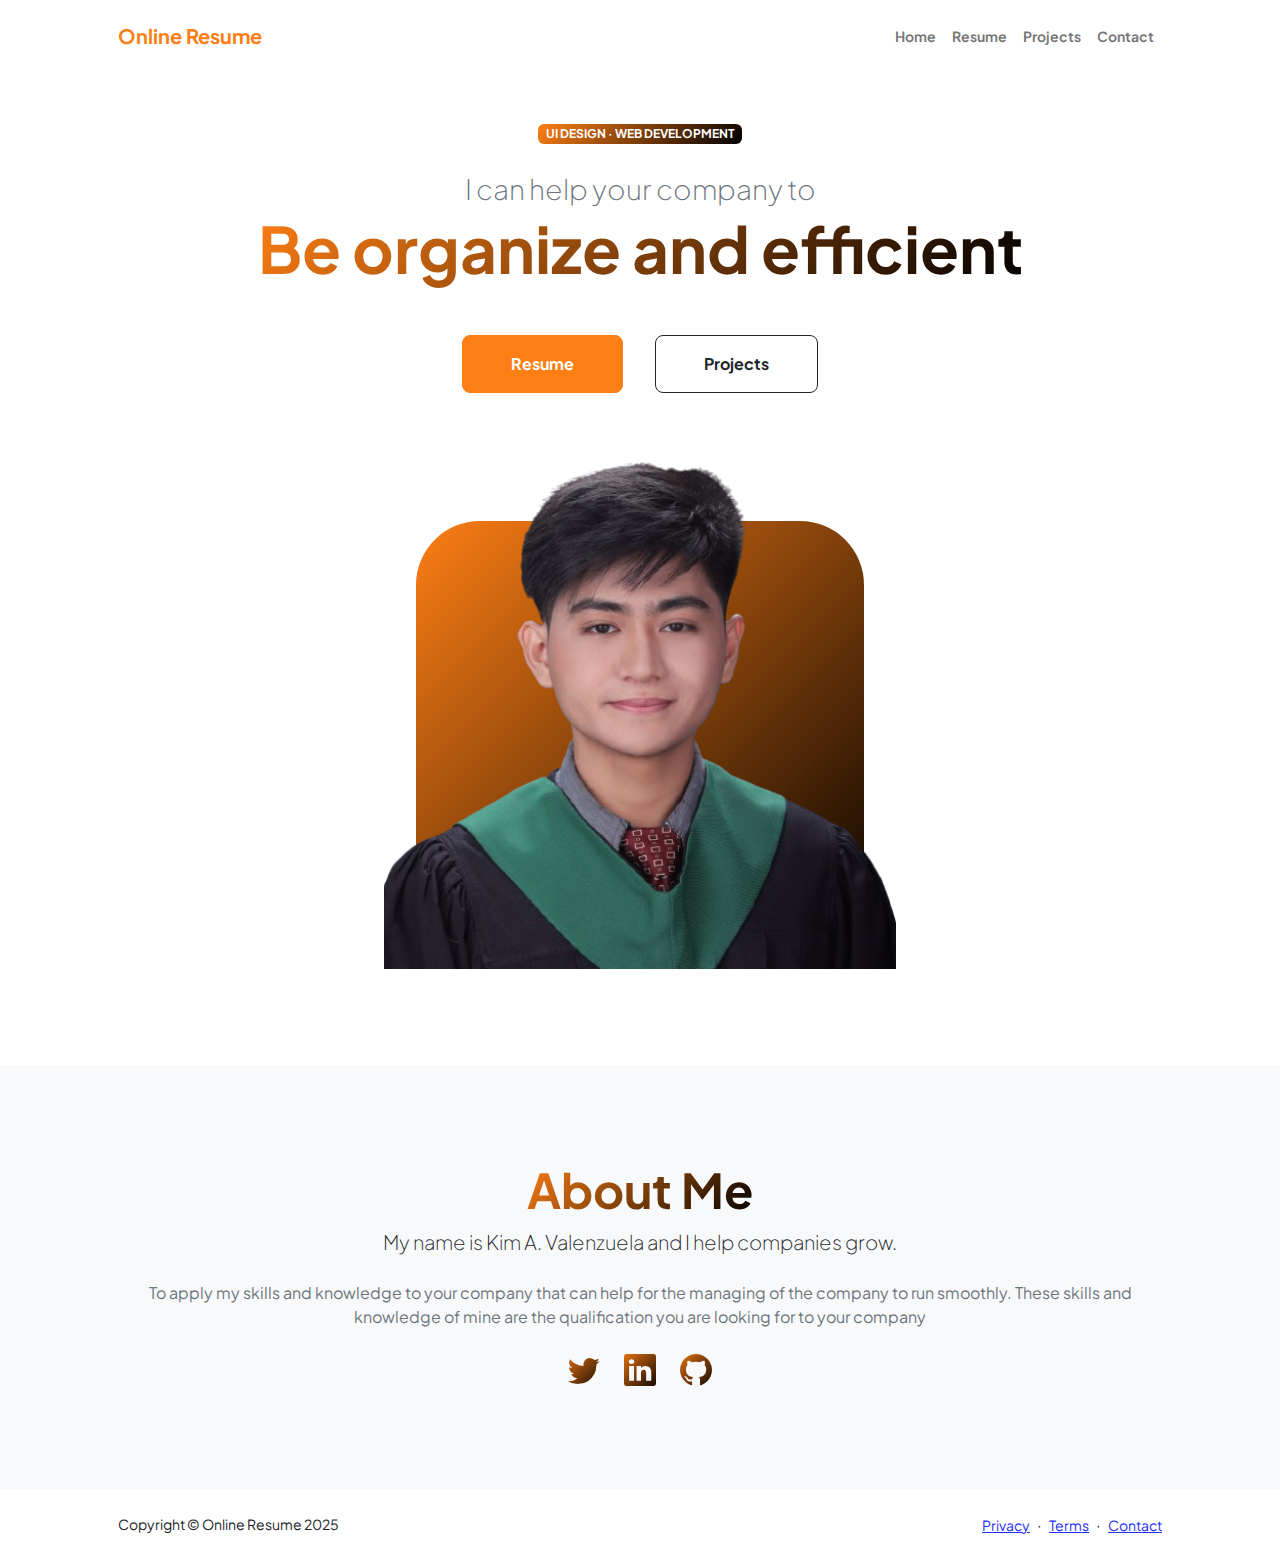
<file: index.html>
<!DOCTYPE html>
<html lang="en">
    <head>
        <meta charset="utf-8" />
        <meta name="viewport" content="width=device-width, initial-scale=1, shrink-to-fit=no" />
        <meta name="description" content="" />
        <meta name="author" content="" />
        <title>Online Resume - Kim A. Valenzuela</title>
        <!-- Favicon-->
        <link rel="icon" type="image/x-icon" href="assets/favicon.ico" />
        <!-- Custom Google font-->
        <link rel="preconnect" href="https://fonts.googleapis.com" />
        <link rel="preconnect" href="https://fonts.gstatic.com" crossorigin />
        <link href="https://fonts.googleapis.com/css2?family=Plus+Jakarta+Sans:wght@100;200;300;400;500;600;700;800;900&amp;display=swap" rel="stylesheet" />
        <!-- Bootstrap icons-->
        <link href="https://cdn.jsdelivr.net/npm/bootstrap-icons@1.8.1/font/bootstrap-icons.css" rel="stylesheet" />
        <!-- Core theme CSS (includes Bootstrap)-->
        <link href="css/styles.css" rel="stylesheet" />
    </head>
    <body class="d-flex flex-column h-100">
        <main class="flex-shrink-0">
            <!-- Navigation-->
            <nav class="navbar navbar-expand-lg navbar-light bg-white py-3">
                <div class="container px-5">
                    <a class="navbar-brand" href="index.html"><span class="fw-bolder text-primary">Online Resume</span></a>
                    <button class="navbar-toggler" type="button" data-bs-toggle="collapse" data-bs-target="#navbarSupportedContent" aria-controls="navbarSupportedContent" aria-expanded="false" aria-label="Toggle navigation"><span class="navbar-toggler-icon"></span></button>
                    <div class="collapse navbar-collapse" id="navbarSupportedContent">
                        <ul class="navbar-nav ms-auto mb-2 mb-lg-0 small fw-bolder">
                            <li class="nav-item"><a class="nav-link" href="index.html">Home</a></li>
                            <li class="nav-item"><a class="nav-link" href="resume.html">Resume</a></li>
                            <li class="nav-item"><a class="nav-link" href="projects.html">Projects</a></li>
                            <li class="nav-item"><a class="nav-link" href="contact.html">Contact</a></li>
                        </ul>
                    </div>
                </div>
            </nav>
            <!-- Header-->
            <header class="py-5">
                <div class="container px-5 pb-5">
                    <div class="row gx-5 align-items-center">
                        <div class="col-xxl-5">
                            <!-- Header text content-->
                            <div class="text-center text-xxl-start">
                                <div class="badge bg-gradient-primary-to-secondary text-white mb-4"><div class="text-uppercase">UI Design &middot; Web Development </div></div>
                                <div class="fs-3 fw-light text-muted">I can help your company to</div>
                                <h1 class="display-3 fw-bolder mb-5"><span class="text-gradient d-inline">Be organize and efficient</span></h1>
                                <div class="d-grid gap-3 d-sm-flex justify-content-sm-center justify-content-xxl-start mb-3">
                                    <a class="btn btn-primary btn-lg px-5 py-3 me-sm-3 fs-6 fw-bolder" href="resume.html">Resume</a>
                                    <a class="btn btn-outline-dark btn-lg px-5 py-3 fs-6 fw-bolder" href="projects.html">Projects</a>
                                </div>
                            </div>
                        </div>
                        <div class="col-xxl-7">
                            <!-- Header profile picture-->
                            <div class="d-flex justify-content-center mt-5 mt-xxl-0">
                                <div class="profile bg-gradient-primary-to-secondary">
                                    <!-- TIP: For best results, use a photo with a transparent background like the demo example below-->
                                    <!-- Watch a tutorial on how to do this on YouTube (link)-->
                                    <img class="profile-img" src="assets/profile.png" alt="..." />
                                </div>
                            </div>
                        </div>
                    </div>
                </div>
            </header>
            <!-- About Section-->
            <section class="bg-light py-5">
                <div class="container px-5">
                    <div class="row gx-5 justify-content-center">
                        <div class="col-xxl-8">
                            <div class="text-center my-5">
                                <h2 class="display-5 fw-bolder"><span class="text-gradient d-inline">About Me</span></h2>
                                <p class="lead fw-light mb-4">My name is Kim A. Valenzuela and I help companies grow.</p>
                                <p class="text-muted">To apply my skills and knowledge to your company that can help for the managing of the company to run smoothly. These skills and knowledge of mine are the qualification you are looking for to your company</p>
                                <div class="d-flex justify-content-center fs-2 gap-4">
                                    <a class="text-gradient" href="#!"><i class="bi bi-twitter"></i></a>
                                    <a class="text-gradient" href="#!"><i class="bi bi-linkedin"></i></a>
                                    <a class="text-gradient" href="#!"><i class="bi bi-github"></i></a>
                                </div>
                            </div>
                        </div>
                    </div>
                </div>
            </section>
        </main>
        <!-- Footer-->
        <footer class="bg-white py-4 mt-auto">
            <div class="container px-5">
                <div class="row align-items-center justify-content-between flex-column flex-sm-row">
                    <div class="col-auto"><div class="small m-0">Copyright &copy; Online Resume 2025</div></div>
                    <div class="col-auto">
                        <a class="small" href="#!">Privacy</a>
                        <span class="mx-1">&middot;</span>
                        <a class="small" href="#!">Terms</a>
                        <span class="mx-1">&middot;</span>
                        <a class="small" href="#!">Contact</a>
                    </div>
                </div>
            </div>
        </footer>
        <!-- Bootstrap core JS-->
        <script src="https://cdn.jsdelivr.net/npm/bootstrap@5.2.3/dist/js/bootstrap.bundle.min.js"></script>
        <!-- Core theme JS-->
        <script src="js/scripts.js"></script>
    </body>
</html>
</file>
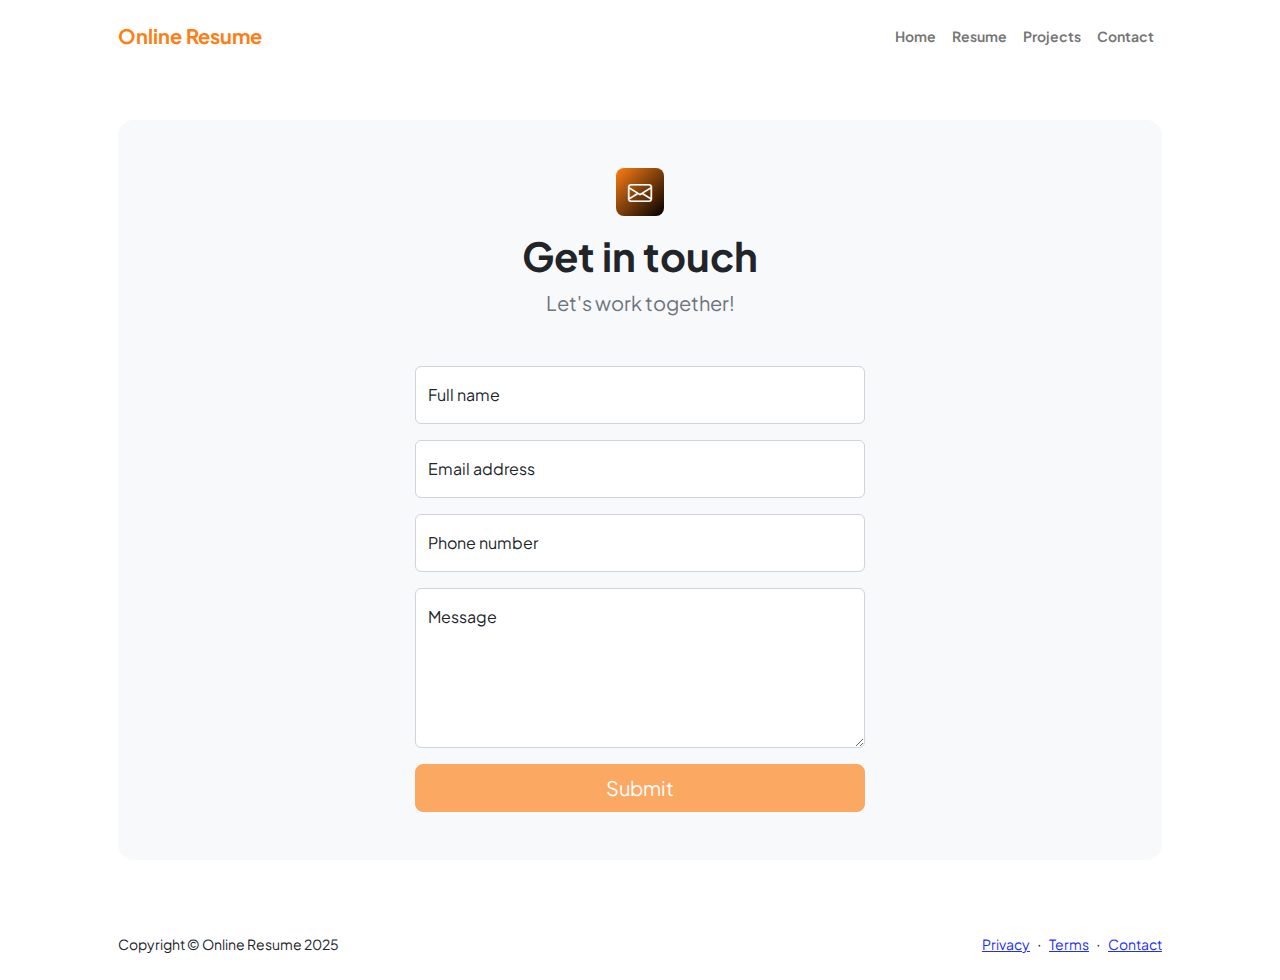
<file: contact.html>
<!DOCTYPE html>
<html lang="en">
    <head>
        <meta charset="utf-8" />
        <meta name="viewport" content="width=device-width, initial-scale=1, shrink-to-fit=no" />
        <meta name="description" content />
        <meta name="author" content />
        <title>Online Resume - Kim A. Valenzuela</title>
        <!-- Favicon-->
        <link rel="icon" type="image/x-icon" href="assets/favicon.ico" />
        <!-- Custom Google font-->
        <link rel="preconnect" href="https://fonts.googleapis.com" />
        <link rel="preconnect" href="https://fonts.gstatic.com" crossorigin />
        <link href="https://fonts.googleapis.com/css2?family=Plus+Jakarta+Sans:wght@100;200;300;400;500;600;700;800;900&amp;display=swap" rel="stylesheet" />
        <!-- Bootstrap icons-->
        <link href="https://cdn.jsdelivr.net/npm/bootstrap-icons@1.8.1/font/bootstrap-icons.css" rel="stylesheet" />
        <!-- Core theme CSS (includes Bootstrap)-->
        <link href="css/styles.css" rel="stylesheet" />
    </head>
    <body class="d-flex flex-column">
        <main class="flex-shrink-0">
            <!-- Navigation-->
            <nav class="navbar navbar-expand-lg navbar-light bg-white py-3">
                <div class="container px-5">
                    <a class="navbar-brand" href="index.html"><span class="fw-bolder text-primary">Online Resume</span></a>
                    <button class="navbar-toggler" type="button" data-bs-toggle="collapse" data-bs-target="#navbarSupportedContent" aria-controls="navbarSupportedContent" aria-expanded="false" aria-label="Toggle navigation"><span class="navbar-toggler-icon"></span></button>
                    <div class="collapse navbar-collapse" id="navbarSupportedContent">
                        <ul class="navbar-nav ms-auto mb-2 mb-lg-0 small fw-bolder">
                            <li class="nav-item"><a class="nav-link" href="index.html">Home</a></li>
                            <li class="nav-item"><a class="nav-link" href="resume.html">Resume</a></li>
                            <li class="nav-item"><a class="nav-link" href="projects.html">Projects</a></li>
                            <li class="nav-item"><a class="nav-link" href="contact.html">Contact</a></li>
                        </ul>
                    </div>
                </div>
            </nav>
            <!-- Page content-->
            <section class="py-5">
                <div class="container px-5">
                    <!-- Contact form-->
                    <div class="bg-light rounded-4 py-5 px-4 px-md-5">
                        <div class="text-center mb-5">
                            <div class="feature bg-primary bg-gradient-primary-to-secondary text-white rounded-3 mb-3"><i class="bi bi-envelope"></i></div>
                            <h1 class="fw-bolder">Get in touch</h1>
                            <p class="lead fw-normal text-muted mb-0">Let's work together!</p>
                        </div>
                        <div class="row gx-5 justify-content-center">
                            <div class="col-lg-8 col-xl-6">
                                <!-- * * * * * * * * * * * * * * *-->
                                <!-- * * SB Forms Contact Form * *-->
                                <!-- * * * * * * * * * * * * * * *-->
                                <!-- This form is pre-integrated with SB Forms.-->
                                <!-- To make this form functional, sign up at-->
                                <!-- https://startbootstrap.com/solution/contact-forms-->
                                <!-- to get an API token!-->
                                <form id="contactForm" data-sb-form-api-token="API_TOKEN">
                                    <!-- Name input-->
                                    <div class="form-floating mb-3">
                                        <input class="form-control" id="name" type="text" placeholder="Enter your name..." data-sb-validations="required" />
                                        <label for="name">Full name</label>
                                        <div class="invalid-feedback" data-sb-feedback="name:required">A name is required.</div>
                                    </div>
                                    <!-- Email address input-->
                                    <div class="form-floating mb-3">
                                        <input class="form-control" id="email" type="email" placeholder="name@example.com" data-sb-validations="required,email" />
                                        <label for="email">Email address</label>
                                        <div class="invalid-feedback" data-sb-feedback="email:required">An email is required.</div>
                                        <div class="invalid-feedback" data-sb-feedback="email:email">Email is not valid.</div>
                                    </div>
                                    <!-- Phone number input-->
                                    <div class="form-floating mb-3">
                                        <input class="form-control" id="phone" type="tel" placeholder="(123) 456-7890" data-sb-validations="required" />
                                        <label for="phone">Phone number</label>
                                        <div class="invalid-feedback" data-sb-feedback="phone:required">A phone number is required.</div>
                                    </div>
                                    <!-- Message input-->
                                    <div class="form-floating mb-3">
                                        <textarea class="form-control" id="message" type="text" placeholder="Enter your message here..." style="height: 10rem" data-sb-validations="required"></textarea>
                                        <label for="message">Message</label>
                                        <div class="invalid-feedback" data-sb-feedback="message:required">A message is required.</div>
                                    </div>
                                    <!-- Submit success message-->
                                    <!---->
                                    <!-- This is what your users will see when the form-->
                                    <!-- has successfully submitted-->
                                    <div class="d-none" id="submitSuccessMessage">
                                        <div class="text-center mb-3">
                                            <div class="fw-bolder">Form submission successful!</div>
                                            To activate this form, sign up at
                                            <br />
                                            <a href="https://startbootstrap.com/solution/contact-forms">https://startbootstrap.com/solution/contact-forms</a>
                                        </div>
                                    </div>
                                    <!-- Submit error message-->
                                    <!---->
                                    <!-- This is what your users will see when there is-->
                                    <!-- an error submitting the form-->
                                    <div class="d-none" id="submitErrorMessage"><div class="text-center text-danger mb-3">Error sending message!</div></div>
                                    <!-- Submit Button-->
                                    <div class="d-grid"><button class="btn btn-primary btn-lg disabled" id="submitButton" type="submit">Submit</button></div>
                                </form>
                            </div>
                        </div>
                    </div>
                </div>
            </section>
        </main>
        <!-- Footer-->
        <footer class="bg-white py-4 mt-auto">
            <div class="container px-5">
                <div class="row align-items-center justify-content-between flex-column flex-sm-row">
                    <div class="col-auto"><div class="small m-0">Copyright &copy; Online Resume 2025</div></div>
                    <div class="col-auto">
                        <a class="small" href="#!">Privacy</a>
                        <span class="mx-1">&middot;</span>
                        <a class="small" href="#!">Terms</a>
                        <span class="mx-1">&middot;</span>
                        <a class="small" href="#!">Contact</a>
                    </div>
                </div>
            </div>
        </footer>
        <!-- Bootstrap core JS-->
        <script src="https://cdn.jsdelivr.net/npm/bootstrap@5.2.3/dist/js/bootstrap.bundle.min.js"></script>
        <!-- Core theme JS-->
        <script src="js/scripts.js"></script>
        <!-- * * * * * * * * * * * * * * * * * * * * * * * * * * * * * * * * * * * * * * * *-->
        <!-- * *                               SB Forms JS                               * *-->
        <!-- * * Activate your form at https://startbootstrap.com/solution/contact-forms * *-->
        <!-- * * * * * * * * * * * * * * * * * * * * * * * * * * * * * * * * * * * * * * * *-->
        <script src="https://cdn.startbootstrap.com/sb-forms-latest.js"></script>
    </body>
</html>
</file>
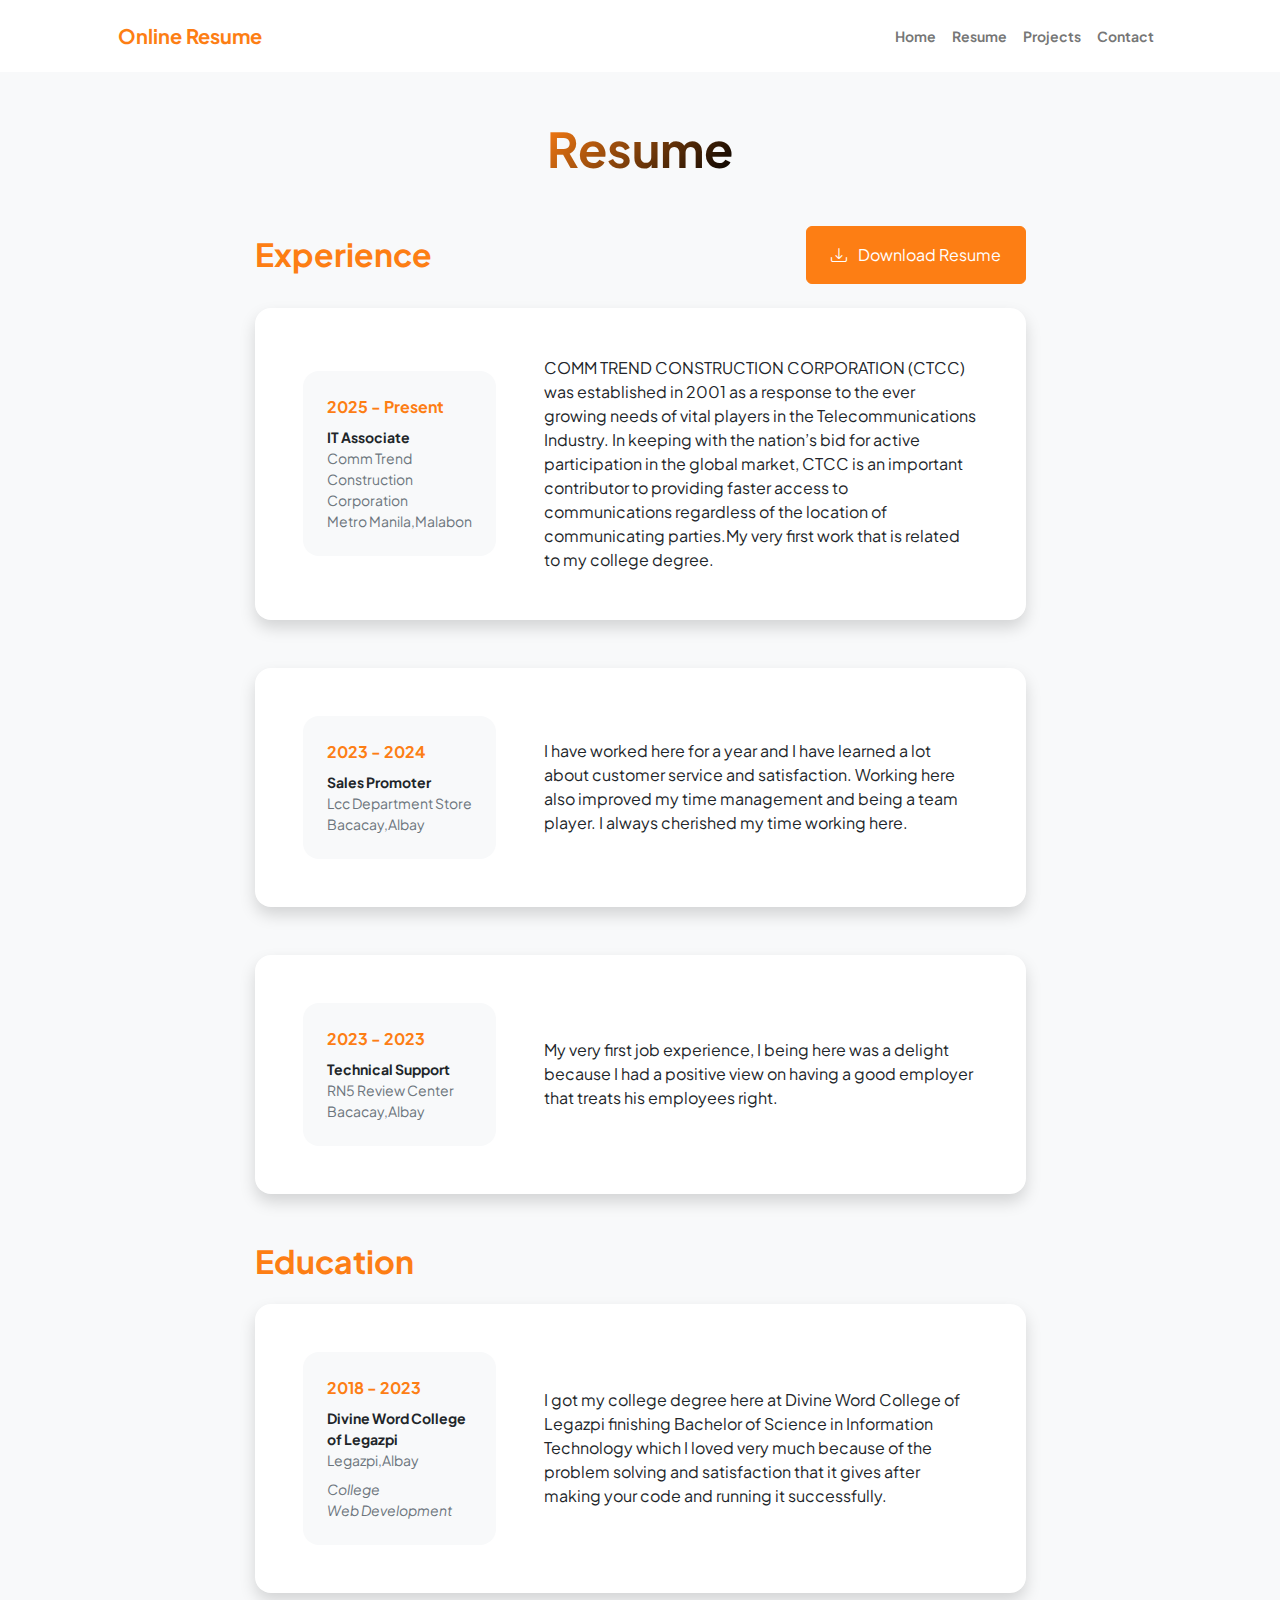
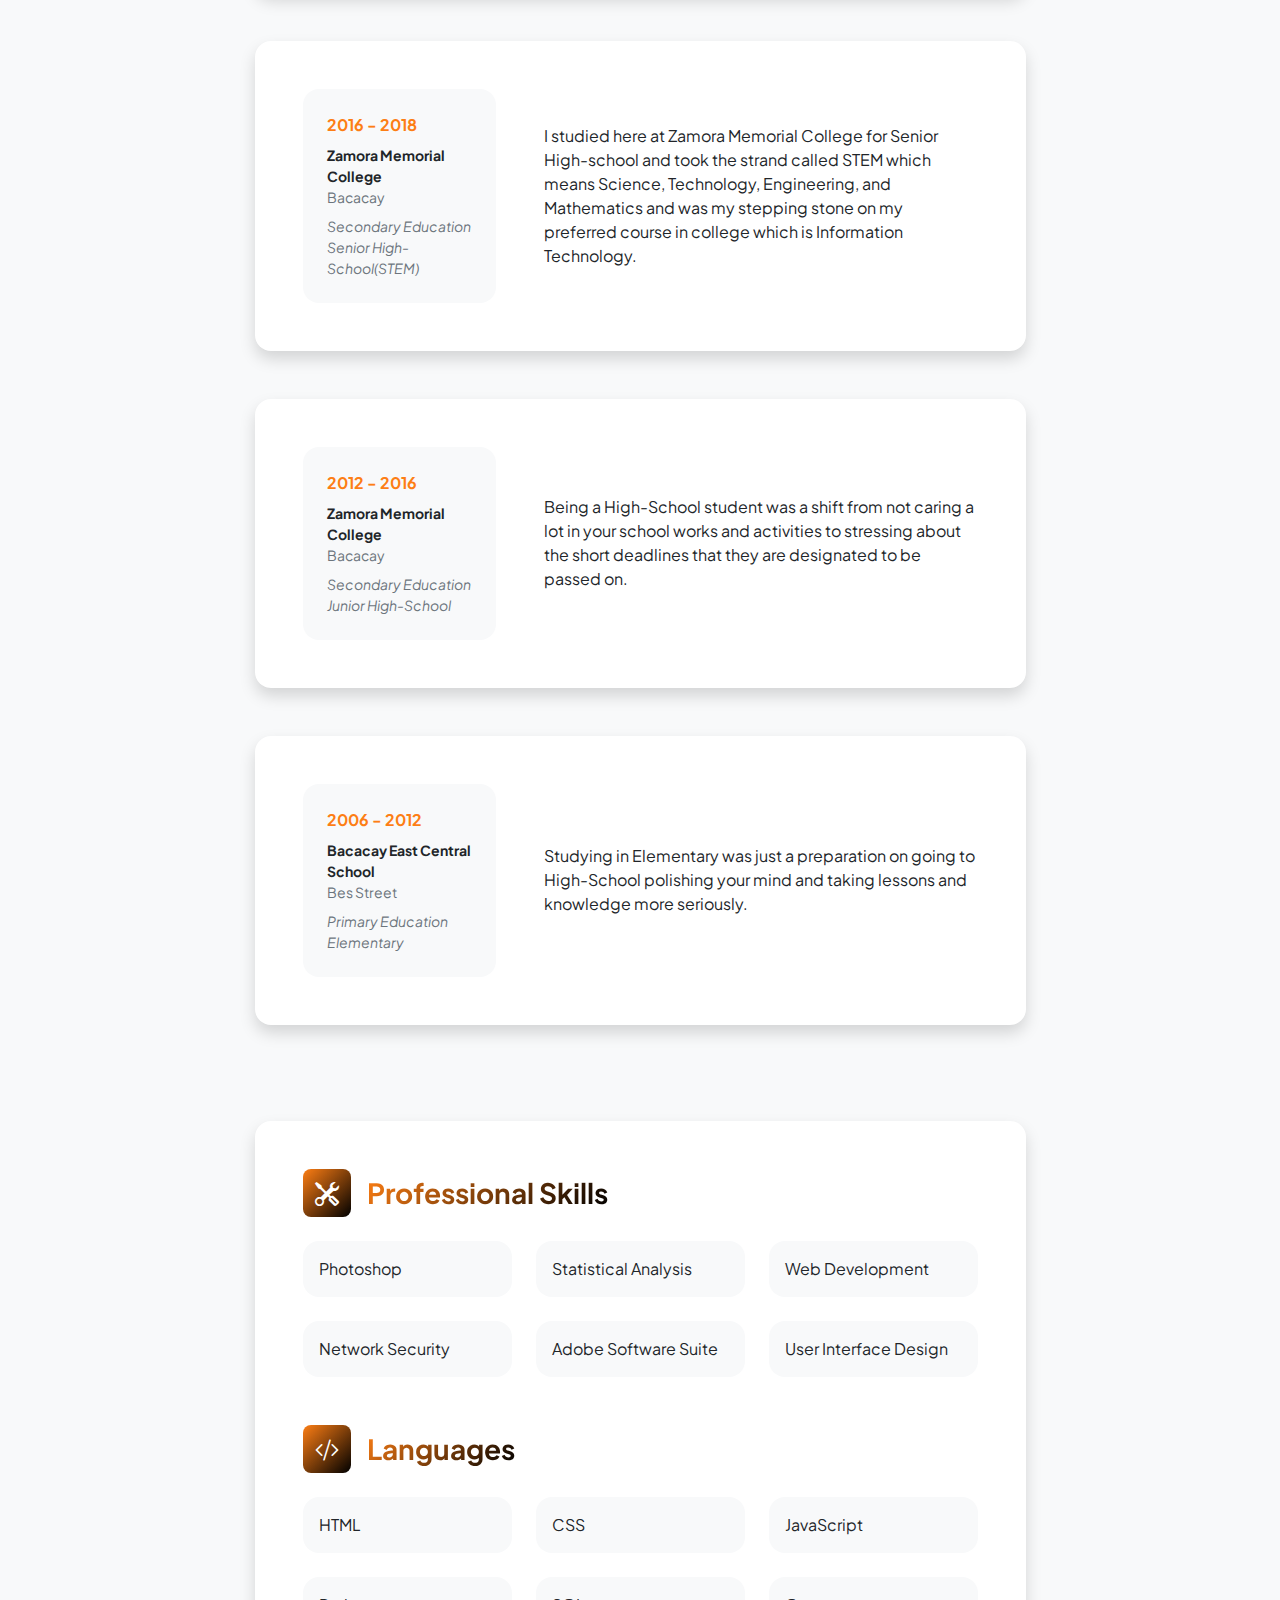
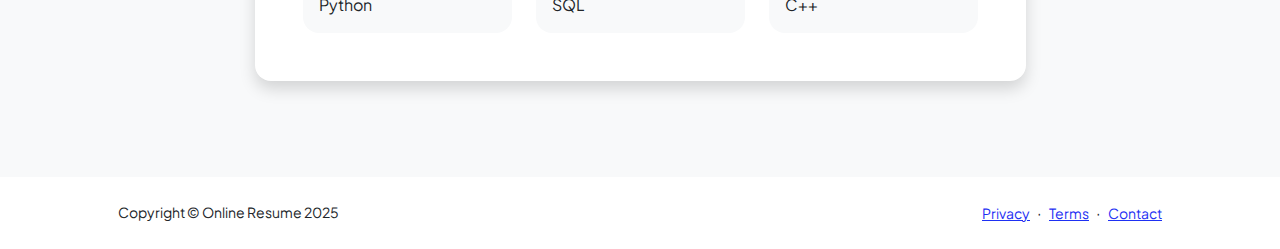
<file: resume.html>
<!DOCTYPE html>
<html lang="en">
    <head>
        <meta charset="utf-8" />
        <meta name="viewport" content="width=device-width, initial-scale=1, shrink-to-fit=no" />
        <meta name="description" content="" />
        <meta name="author" content="" />
        <title>Online Resume - Kim A. Valenzuela</title>
        <!-- Favicon-->
        <link rel="icon" type="image/x-icon" href="assets/favicon.ico" />
        <!-- Custom Google font-->
        <link rel="preconnect" href="https://fonts.googleapis.com" />
        <link rel="preconnect" href="https://fonts.gstatic.com" crossorigin />
        <link href="https://fonts.googleapis.com/css2?family=Plus+Jakarta+Sans:wght@100;200;300;400;500;600;700;800;900&amp;display=swap" rel="stylesheet" />
        <!-- Bootstrap icons-->
        <link href="https://cdn.jsdelivr.net/npm/bootstrap-icons@1.8.1/font/bootstrap-icons.css" rel="stylesheet" />
        <!-- Core theme CSS (includes Bootstrap)-->
        <link href="css/styles.css" rel="stylesheet" />
    </head>
    <body class="d-flex flex-column h-100 bg-light">
        <main class="flex-shrink-0">
            <!-- Navigation-->
            <nav class="navbar navbar-expand-lg navbar-light bg-white py-3">
                <div class="container px-5">
                    <a class="navbar-brand" href="index.html"><span class="fw-bolder text-primary">Online Resume</span></a>
                    <button class="navbar-toggler" type="button" data-bs-toggle="collapse" data-bs-target="#navbarSupportedContent" aria-controls="navbarSupportedContent" aria-expanded="false" aria-label="Toggle navigation"><span class="navbar-toggler-icon"></span></button>
                    <div class="collapse navbar-collapse" id="navbarSupportedContent">
                        <ul class="navbar-nav ms-auto mb-2 mb-lg-0 small fw-bolder">
                            <li class="nav-item"><a class="nav-link" href="index.html">Home</a></li>
                            <li class="nav-item"><a class="nav-link" href="resume.html">Resume</a></li>
                            <li class="nav-item"><a class="nav-link" href="projects.html">Projects</a></li>
                            <li class="nav-item"><a class="nav-link" href="contact.html">Contact</a></li>
                        </ul>
                    </div>
                </div>
            </nav>
            <!-- Page Content-->
            <div class="container px-5 my-5">
                <div class="text-center mb-5">
                    <h1 class="display-5 fw-bolder mb-0"><span class="text-gradient d-inline">Resume</span></h1>
                </div>
                <div class="row gx-5 justify-content-center">
                    <div class="col-lg-11 col-xl-9 col-xxl-8">
                        <!-- Experience Section-->
                        <section>
                            <div class="d-flex align-items-center justify-content-between mb-4">
                                <h2 class="text-primary fw-bolder mb-0">Experience</h2>
                                <!-- Download resume button-->
                                <!-- Note: Set the link href target to a PDF file within your project-->
                                <a class="btn btn-primary px-4 py-3" href='https://github.com/valenzuela1025/resume/blob/6a0cdde1456034bebfb65a54e1c791e338247cf7/documents/ValenzuelaKim_Resume.pdf'>
                                    <div class="d-inline-block bi bi-download me-2"></div>
                                    Download Resume
                                </a>
                            </div>
                            <!-- Experience Card 1-->
                            <div class="card shadow border-0 rounded-4 mb-5">
                                <div class="card-body p-5">
                                    <div class="row align-items-center gx-5">
                                        <div class="col text-center text-lg-start mb-4 mb-lg-0">
                                            <div class="bg-light p-4 rounded-4">
                                                <div class="text-primary fw-bolder mb-2">2025 - Present</div>
                                                <div class="small fw-bolder">IT Associate</div>
                                                <div class="small text-muted">Comm Trend Construction Corporation</div>
                                                <div class="small text-muted">Metro Manila,Malabon</div>
                                            </div>
                                        </div>
                                        <div class="col-lg-8"><div>COMM TREND CONSTRUCTION CORPORATION (CTCC) was established in 2001 as a response to the ever growing needs of vital players in the Telecommunications Industry. In keeping with the nation’s bid for active participation in the global market, CTCC is an important contributor to providing faster access to communications regardless of the location of communicating parties.My very first work that is related to my college degree. </div></div>
                                    </div>
                                </div>
                            </div>
                            <!-- Experience Card 2-->
                            <div class="card shadow border-0 rounded-4 mb-5">
                                <div class="card-body p-5">
                                    <div class="row align-items-center gx-5">
                                        <div class="col text-center text-lg-start mb-4 mb-lg-0">
                                            <div class="bg-light p-4 rounded-4">
                                                <div class="text-primary fw-bolder mb-2">2023 - 2024</div>
                                                <div class="small fw-bolder">Sales Promoter</div>
                                                <div class="small text-muted">Lcc Department Store</div>
                                                <div class="small text-muted">Bacacay,Albay</div>
                                            </div>
                                        </div>
                                        <div class="col-lg-8"><div>I have worked here for a year and I have learned a lot about customer service and satisfaction. Working here also improved my time management and being a team player. I always cherished my time working here.</div></div>
                                    </div>
                                </div>
                            </div>
                             <!-- Experience Card 3-->
                             <div class="card shadow border-0 rounded-4 mb-5">
                                <div class="card-body p-5">
                                    <div class="row align-items-center gx-5">
                                        <div class="col text-center text-lg-start mb-4 mb-lg-0">
                                            <div class="bg-light p-4 rounded-4">
                                                <div class="text-primary fw-bolder mb-2">2023 - 2023</div>
                                                <div class="small fw-bolder">Technical Support</div>
                                                <div class="small text-muted">RN5 Review Center</div>
                                                <div class="small text-muted">Bacacay,Albay</div>
                                            </div>
                                        </div>
                                        <div class="col-lg-8"><div>My very first job experience, I being here was a delight because I had a positive view on having a good employer that treats his employees right. </div></div>
                                    </div>
                                </div>
                            </div>
                        </section>
                        <!-- Education Section-->
                        <section>
                            <h2 class="text-primary fw-bolder mb-4">Education</h2>
                            <!-- Education Card 1-->
                            <div class="card shadow border-0 rounded-4 mb-5">
                                <div class="card-body p-5">
                                    <div class="row align-items-center gx-5">
                                        <div class="col text-center text-lg-start mb-4 mb-lg-0">
                                            <div class="bg-light p-4 rounded-4">
                                                <div class="text-primary fw-bolder mb-2">2018 - 2023</div>
                                                <div class="mb-2">
                                                    <div class="small fw-bolder">Divine Word College of Legazpi</div>
                                                    <div class="small text-muted">Legazpi,Albay</div>
                                                </div>
                                                <div class="fst-italic">
                                                    <div class="small text-muted">College</div>
                                                    <div class="small text-muted">Web Development</div>
                                                </div>
                                            </div>
                                        </div>
                                        <div class="col-lg-8"><div>I got my college degree here at Divine Word College of Legazpi finishing Bachelor of Science in Information Technology which I loved very much because of the problem solving and satisfaction that it gives after making your code and running it successfully.</div></div>
                                    </div>
                                </div>
                            </div>
                            <!-- Education Card 2-->
                            <div class="card shadow border-0 rounded-4 mb-5">
                                <div class="card-body p-5">
                                    <div class="row align-items-center gx-5">
                                        <div class="col text-center text-lg-start mb-4 mb-lg-0">
                                            <div class="bg-light p-4 rounded-4">
                                                <div class="text-primary fw-bolder mb-2">2016 - 2018</div>
                                                <div class="mb-2">
                                                    <div class="small fw-bolder">Zamora Memorial College</div>
                                                    <div class="small text-muted">Bacacay</div>
                                                </div>
                                                <div class="fst-italic">
                                                    <div class="small text-muted">Secondary Education</div>
                                                    <div class="small text-muted">Senior High-School(STEM)</div>
                                                </div>
                                            </div>
                                        </div>
                                        <div class="col-lg-8"><div>I studied here at Zamora Memorial College for Senior High-school and took the strand called STEM which means Science, Technology, Engineering, and Mathematics and was my stepping stone on my preferred course in college which is Information Technology.</div></div>
                                    </div>
                                </div>
                            </div>
                            <!-- Education Card 3-->
                            <div class="card shadow border-0 rounded-4 mb-5">
                                <div class="card-body p-5">
                                    <div class="row align-items-center gx-5">
                                        <div class="col text-center text-lg-start mb-4 mb-lg-0">
                                            <div class="bg-light p-4 rounded-4">
                                                <div class="text-primary fw-bolder mb-2">2012 - 2016</div>
                                                <div class="mb-2">
                                                    <div class="small fw-bolder">Zamora Memorial College</div>
                                                    <div class="small text-muted">Bacacay</div>
                                                </div>
                                                <div class="fst-italic">
                                                    <div class="small text-muted">Secondary Education</div>
                                                    <div class="small text-muted">Junior High-School</div>
                                                </div>
                                            </div>
                                        </div>
                                        <div class="col-lg-8"><div>Being a High-School student was a shift from not caring a lot in your school works and activities to stressing about the short deadlines that they are designated to be passed on.</div></div>
                                    </div>
                                </div>
                            </div>
                             <!-- Education Card 4-->
                            <div class="card shadow border-0 rounded-4 mb-5">
                                <div class="card-body p-5">
                                    <div class="row align-items-center gx-5">
                                        <div class="col text-center text-lg-start mb-4 mb-lg-0">
                                            <div class="bg-light p-4 rounded-4">
                                                <div class="text-primary fw-bolder mb-2">2006 - 2012</div>
                                                <div class="mb-2">
                                                    <div class="small fw-bolder">Bacacay East Central School</div>
                                                    <div class="small text-muted">Bes Street</div>
                                                </div>
                                                <div class="fst-italic">
                                                    <div class="small text-muted">Primary Education</div>
                                                    <div class="small text-muted">Elementary</div>
                                                </div>
                                            </div>
                                        </div>
                                        <div class="col-lg-8"><div>Studying in Elementary was just a preparation on going to High-School polishing your mind and taking lessons and knowledge more seriously.</div></div>
                                    </div>
                                </div>
                            </div>
                        </section>
                        <!-- Divider-->
                        <div class="pb-5"></div>
                        <!-- Skills Section-->
                        <section>
                            <!-- Skillset Card-->
                            <div class="card shadow border-0 rounded-4 mb-5">
                                <div class="card-body p-5">
                                    <!-- Professional skills list-->
                                    <div class="mb-5">
                                        <div class="d-flex align-items-center mb-4">
                                            <div class="feature bg-primary bg-gradient-primary-to-secondary text-white rounded-3 me-3"><i class="bi bi-tools"></i></div>
                                            <h3 class="fw-bolder mb-0"><span class="text-gradient d-inline">Professional Skills</span></h3>
                                        </div>
                                        <div class="row row-cols-1 row-cols-md-3 mb-4">
                                            <div class="col mb-4 mb-md-0"><div class="d-flex align-items-center bg-light rounded-4 p-3 h-100">Photoshop</div></div>
                                            <div class="col mb-4 mb-md-0"><div class="d-flex align-items-center bg-light rounded-4 p-3 h-100">Statistical Analysis</div></div>
                                            <div class="col"><div class="d-flex align-items-center bg-light rounded-4 p-3 h-100">Web Development</div></div>
                                        </div>
                                        <div class="row row-cols-1 row-cols-md-3">
                                            <div class="col mb-4 mb-md-0"><div class="d-flex align-items-center bg-light rounded-4 p-3 h-100">Network Security</div></div>
                                            <div class="col mb-4 mb-md-0"><div class="d-flex align-items-center bg-light rounded-4 p-3 h-100">Adobe Software Suite</div></div>
                                            <div class="col"><div class="d-flex align-items-center bg-light rounded-4 p-3 h-100">User Interface Design</div></div>
                                        </div>
                                    </div>
                                    <!-- Languages list-->
                                    <div class="mb-0">
                                        <div class="d-flex align-items-center mb-4">
                                            <div class="feature bg-primary bg-gradient-primary-to-secondary text-white rounded-3 me-3"><i class="bi bi-code-slash"></i></div>
                                            <h3 class="fw-bolder mb-0"><span class="text-gradient d-inline">Languages</span></h3>
                                        </div>
                                        <div class="row row-cols-1 row-cols-md-3 mb-4">
                                            <div class="col mb-4 mb-md-0"><div class="d-flex align-items-center bg-light rounded-4 p-3 h-100">HTML</div></div>
                                            <div class="col mb-4 mb-md-0"><div class="d-flex align-items-center bg-light rounded-4 p-3 h-100">CSS</div></div>
                                            <div class="col"><div class="d-flex align-items-center bg-light rounded-4 p-3 h-100">JavaScript</div></div>
                                        </div>
                                        <div class="row row-cols-1 row-cols-md-3">
                                            <div class="col mb-4 mb-md-0"><div class="d-flex align-items-center bg-light rounded-4 p-3 h-100">Python</div></div>
                                            <div class="col mb-4 mb-md-0"><div class="d-flex align-items-center bg-light rounded-4 p-3 h-100">SQL</div></div>
                                            <div class="col"><div class="d-flex align-items-center bg-light rounded-4 p-3 h-100">C++</div></div>
                                        </div>
                                    </div>
                                </div>
                            </div>
                        </section>
                    </div>
                </div>
            </div>
        </main>
        <!-- Footer-->
        <footer class="bg-white py-4 mt-auto">
            <div class="container px-5">
                <div class="row align-items-center justify-content-between flex-column flex-sm-row">
                    <div class="col-auto"><div class="small m-0">Copyright &copy; Online Resume 2025</div></div>
                    <div class="col-auto">
                        <a class="small" href="#!">Privacy</a>
                        <span class="mx-1">&middot;</span>
                        <a class="small" href="#!">Terms</a>
                        <span class="mx-1">&middot;</span>
                        <a class="small" href="#!">Contact</a>
                    </div>
                </div>
            </div>
        </footer>
        <!-- Bootstrap core JS-->
        <script src="https://cdn.jsdelivr.net/npm/bootstrap@5.2.3/dist/js/bootstrap.bundle.min.js"></script>
        <!-- Core theme JS-->
        <script src="js/scripts.js"></script>
    </body>
</html>
</file>
